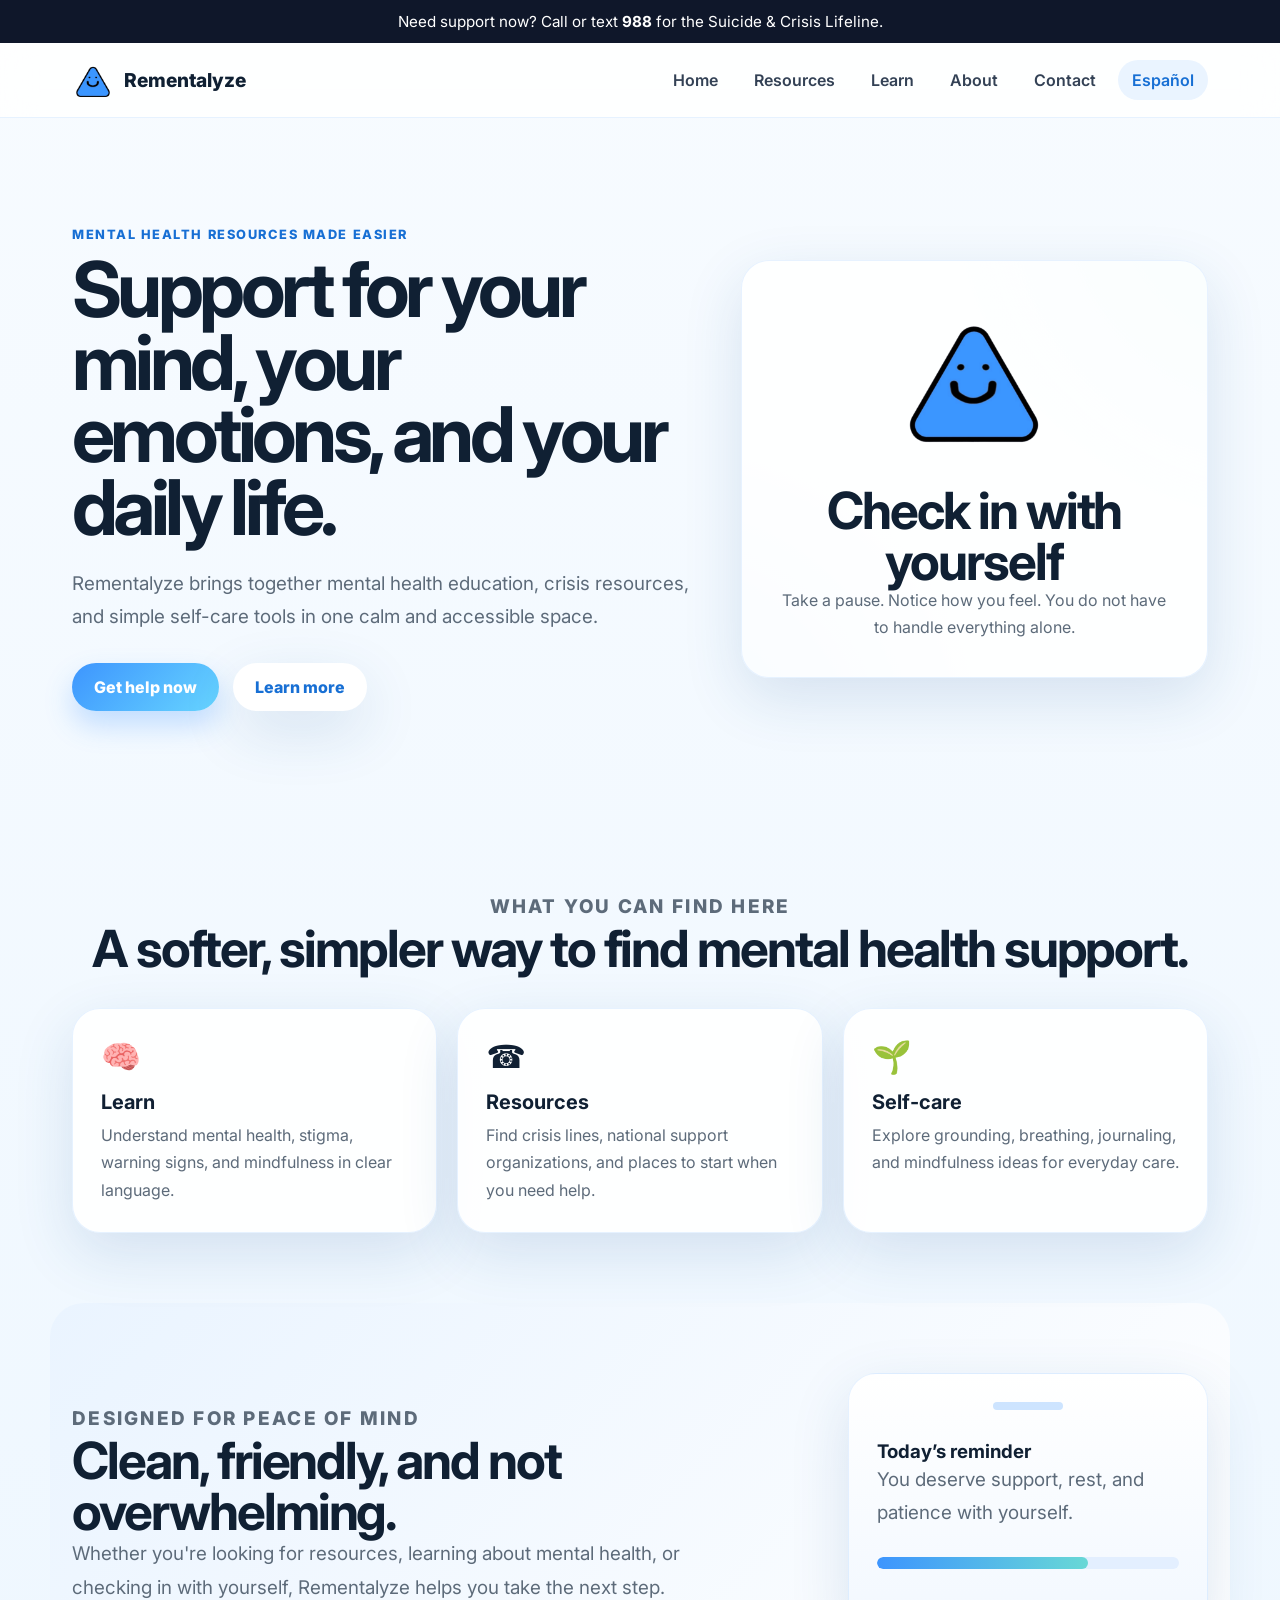
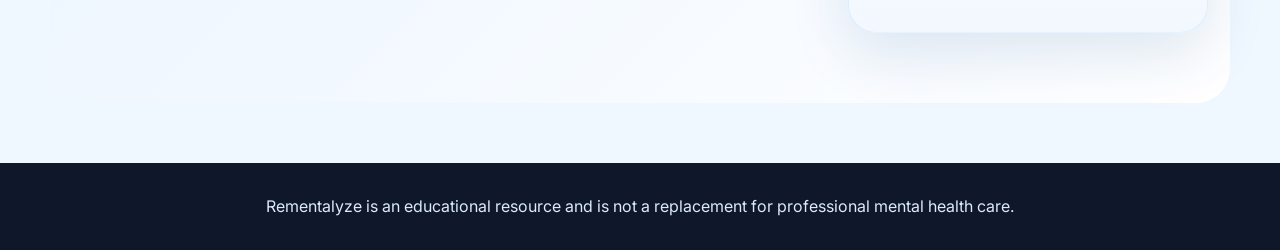
<file: index.html>
<!DOCTYPE html>
<html lang="en">
<head>
  <meta charset="utf-8" />
  <meta name="viewport" content="width=device-width, initial-scale=1" />
  <title>Rementalyze | Mental Health Support</title>
  <link rel="shortcut icon" type="image/png" href="assets/rementalyze.png" />
  <link rel="stylesheet" href="style.css" />
  <script src="script.js" defer></script>
</head>
<body>
  <a class="skip-link" href="#main">Skip to content</a>
  <div class="crisis-strip">Need support now? Call or text <strong>988</strong> for the Suicide & Crisis Lifeline.</div>
  <header class="site-header">
    <nav class="nav" aria-label="Main navigation">
      <a class="brand" href="index.html"><img src="assets/rementalyze.png" alt="Rementalyze logo"><span>Rementalyze</span></a>
      <button class="menu-toggle" aria-label="Open menu" onclick="myFunction()">☰</button>
      <div class="nav-links" id="myBar">
        <a href="index.html">Home</a>
        <a href="resources.html">Resources</a>
        <a href="learn.html">Learn</a>
        <a href="about.html">About</a>
        <a href="contact.html">Contact</a>
        <a class="nav-pill" href="spanish.html">Español</a>
      </div>
    </nav>
  </header>

  <main id="main">
    <section class="hero">
      <div class="hero-content">
        <p class="eyebrow">Mental health resources made easier</p>
        <h1>Support for your mind, your emotions, and your daily life.</h1>
        <p class="hero-copy">Rementalyze brings together mental health education, crisis resources, and simple self-care tools in one calm and accessible space.</p>
        <div class="hero-actions">
          <a class="btn primary" href="resources.html">Get help now</a>
          <a class="btn secondary" href="learn.html">Learn more</a>
        </div>
      </div>
      <div class="hero-card" aria-label="Wellness check card">
        <img src="assets/rementalyze.png" alt="Rementalyze smiling triangle icon" />
        <h2>Check in with yourself</h2>
        <p>Take a pause. Notice how you feel. You do not have to handle everything alone.</p>
      </div>
    </section>

    <section class="section cards-section">
      <div class="section-heading">
        <p class="eyebrow">What you can find here</p>
        <h2>A softer, simpler way to find mental health support.</h2>
      </div>
      <div class="feature-grid">
        <article class="feature-card"><span>🧠</span><h3>Learn</h3><p>Understand mental health, stigma, warning signs, and mindfulness in clear language.</p></article>
        <article class="feature-card"><span>☎️</span><h3>Resources</h3><p>Find crisis lines, national support organizations, and places to start when you need help.</p></article>
        <article class="feature-card"><span>🌱</span><h3>Self-care</h3><p>Explore grounding, breathing, journaling, and mindfulness ideas for everyday care.</p></article>
      </div>
    </section>

    <section class="section app-preview">
      <div>
        <p class="eyebrow">DESIGNED FOR PEACE OF MIND</p>
        <h2>Clean, friendly, and not overwhelming.</h2>
        <p>Whether you're looking for resources, learning about mental health, or checking in with yourself, Rementalyze helps you take the next step.</p>
      </div>
      <div class="phone-card">
        <div class="phone-top"></div>
        <h3>Today’s reminder</h3>
        <p>You deserve support, rest, and patience with yourself.</p>
        <div class="progress"><span></span></div>
      </div>
    </section>
  </main>

  <footer class="footer">
    <p>Rementalyze is an educational resource and is not a replacement for professional mental health care.</p>
  </footer>
</body>
</html>
</file>
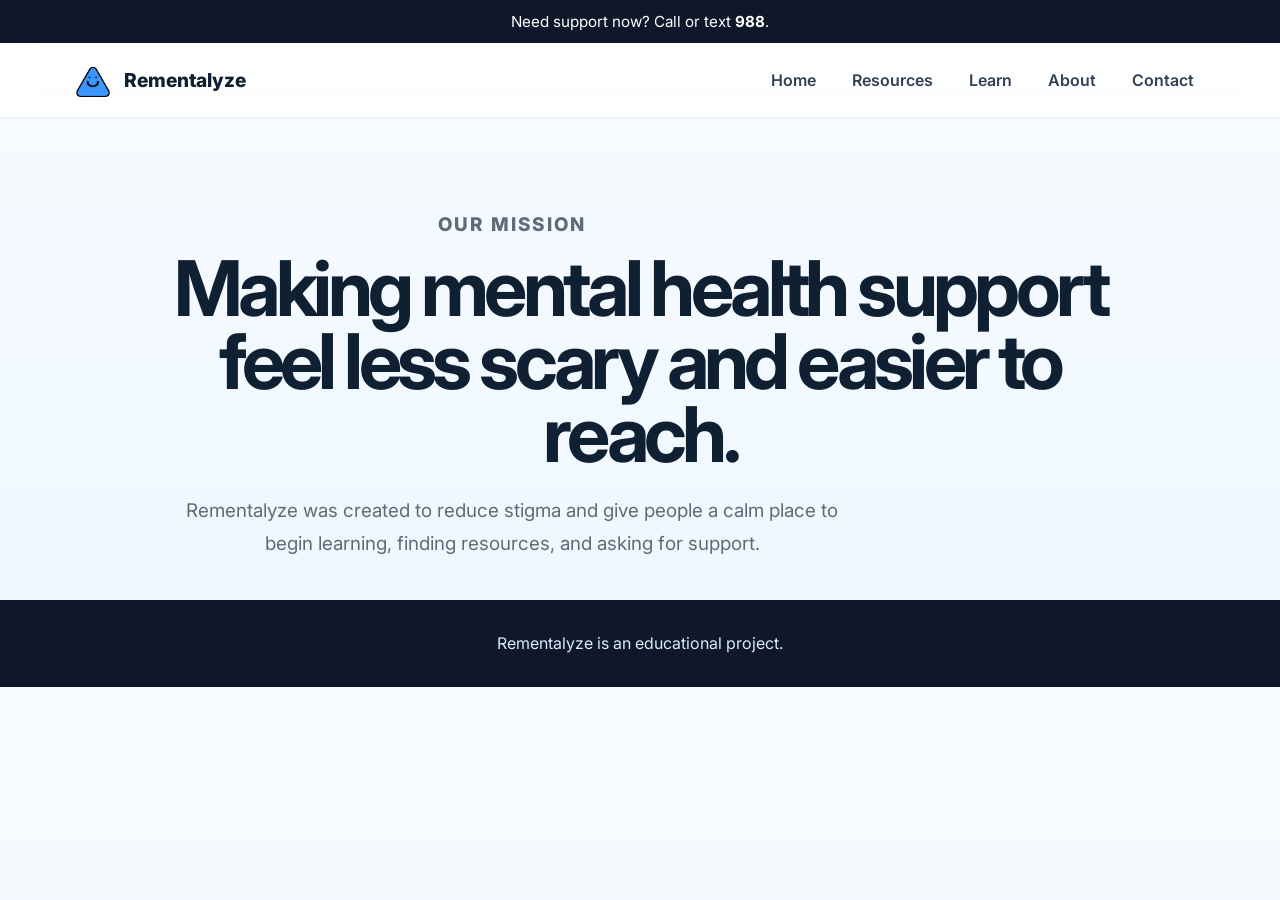
<file: about.html>
<!DOCTYPE html><html lang="en"><head><meta charset="utf-8"><meta name="viewport" content="width=device-width, initial-scale=1"><title>About | Rementalyze</title><link rel="shortcut icon" type="image/png" href="assets/rementalyze.png"><link rel="stylesheet" href="style.css"><script src="script.js" defer></script></head><body><div class="crisis-strip">Need support now? Call or text <strong>988</strong>.</div><header class="site-header"><nav class="nav"><a class="brand" href="index.html"><img src="assets/rementalyze.png" alt="Rementalyze logo"><span>Rementalyze</span></a><button class="menu-toggle" onclick="myFunction()">☰</button><div class="nav-links" id="myBar"><a href="index.html">Home</a><a href="resources.html">Resources</a><a href="learn.html">Learn</a><a href="about.html">About</a><a href="contact.html">Contact</a></div></nav></header><main><section class="page-hero compact"><p class="eyebrow">Our mission</p><h1>Making mental health support feel less scary and easier to reach.</h1><p>Rementalyze was created to reduce stigma and give people a calm place to begin learning, finding resources, and asking for support.</p></section></main><footer class="footer"><p>Rementalyze is an educational project.</p></footer></body></html>
</file>
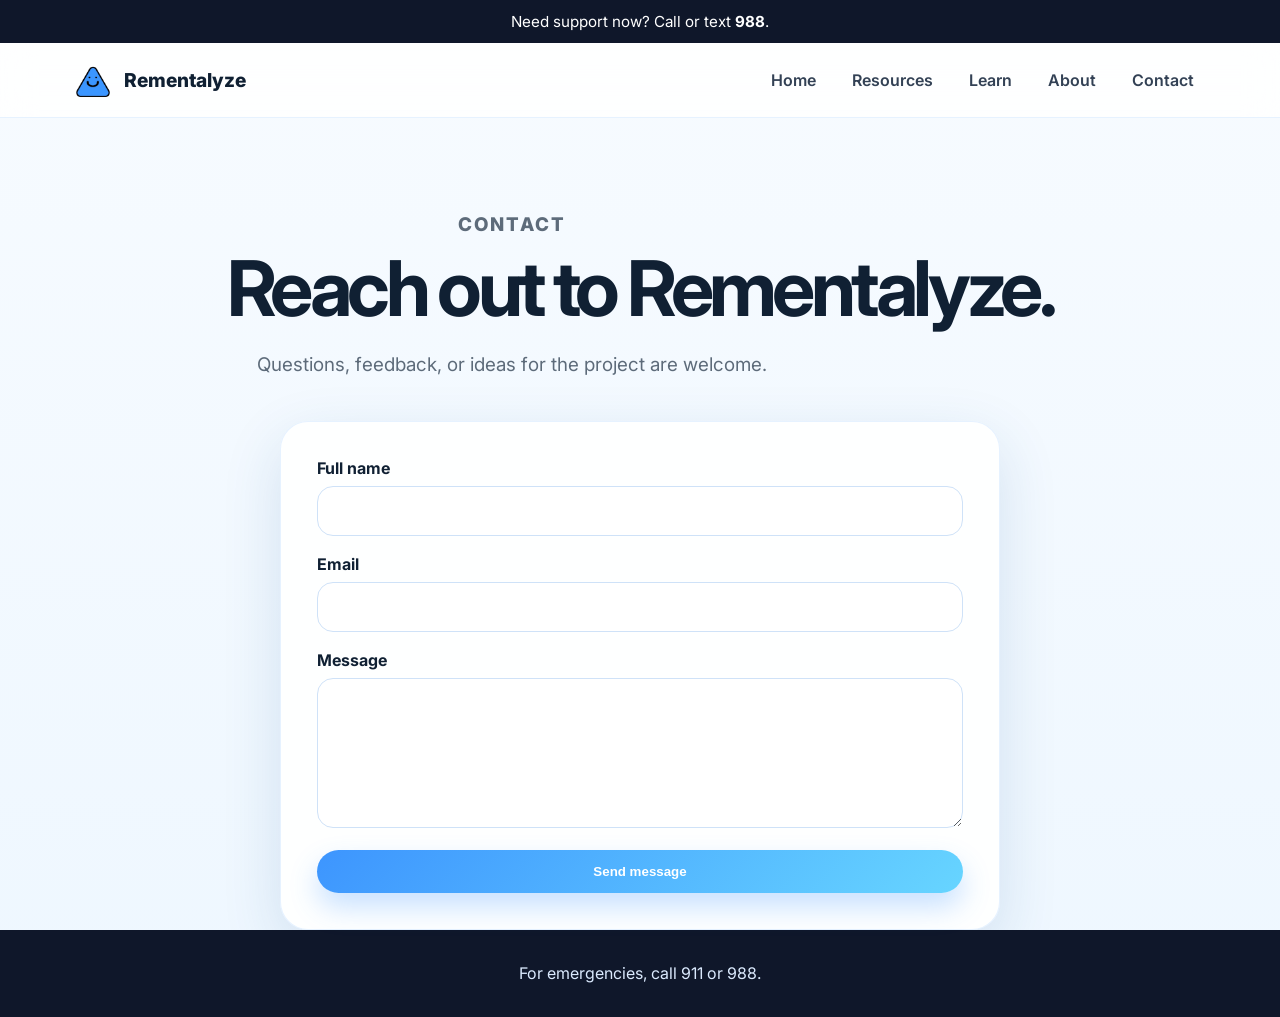
<file: contact.html>
<!DOCTYPE html><html lang="en"><head><meta charset="utf-8"><meta name="viewport" content="width=device-width, initial-scale=1"><title>Contact | Rementalyze</title><link rel="shortcut icon" type="image/png" href="assets/rementalyze.png"><link rel="stylesheet" href="style.css"><script src="script.js" defer></script></head><body><div class="crisis-strip">Need support now? Call or text <strong>988</strong>.</div><header class="site-header"><nav class="nav"><a class="brand" href="index.html"><img src="assets/rementalyze.png" alt="Rementalyze logo"><span>Rementalyze</span></a><button class="menu-toggle" onclick="myFunction()">☰</button><div class="nav-links" id="myBar"><a href="index.html">Home</a><a href="resources.html">Resources</a><a href="learn.html">Learn</a><a href="about.html">About</a><a href="contact.html">Contact</a></div></nav></header><main><section class="page-hero compact"><p class="eyebrow">Contact</p><h1>Reach out to Rementalyze.</h1><p>Questions, feedback, or ideas for the project are welcome.</p></section><section class="section contact-card"><form><label>Full name<input type="text" required></label><label>Email<input type="email" required></label><label>Message<textarea required></textarea></label><button class="btn primary" type="submit">Send message</button></form></section></main><footer class="footer"><p>For emergencies, call 911 or 988.</p></footer></body></html>
</file>
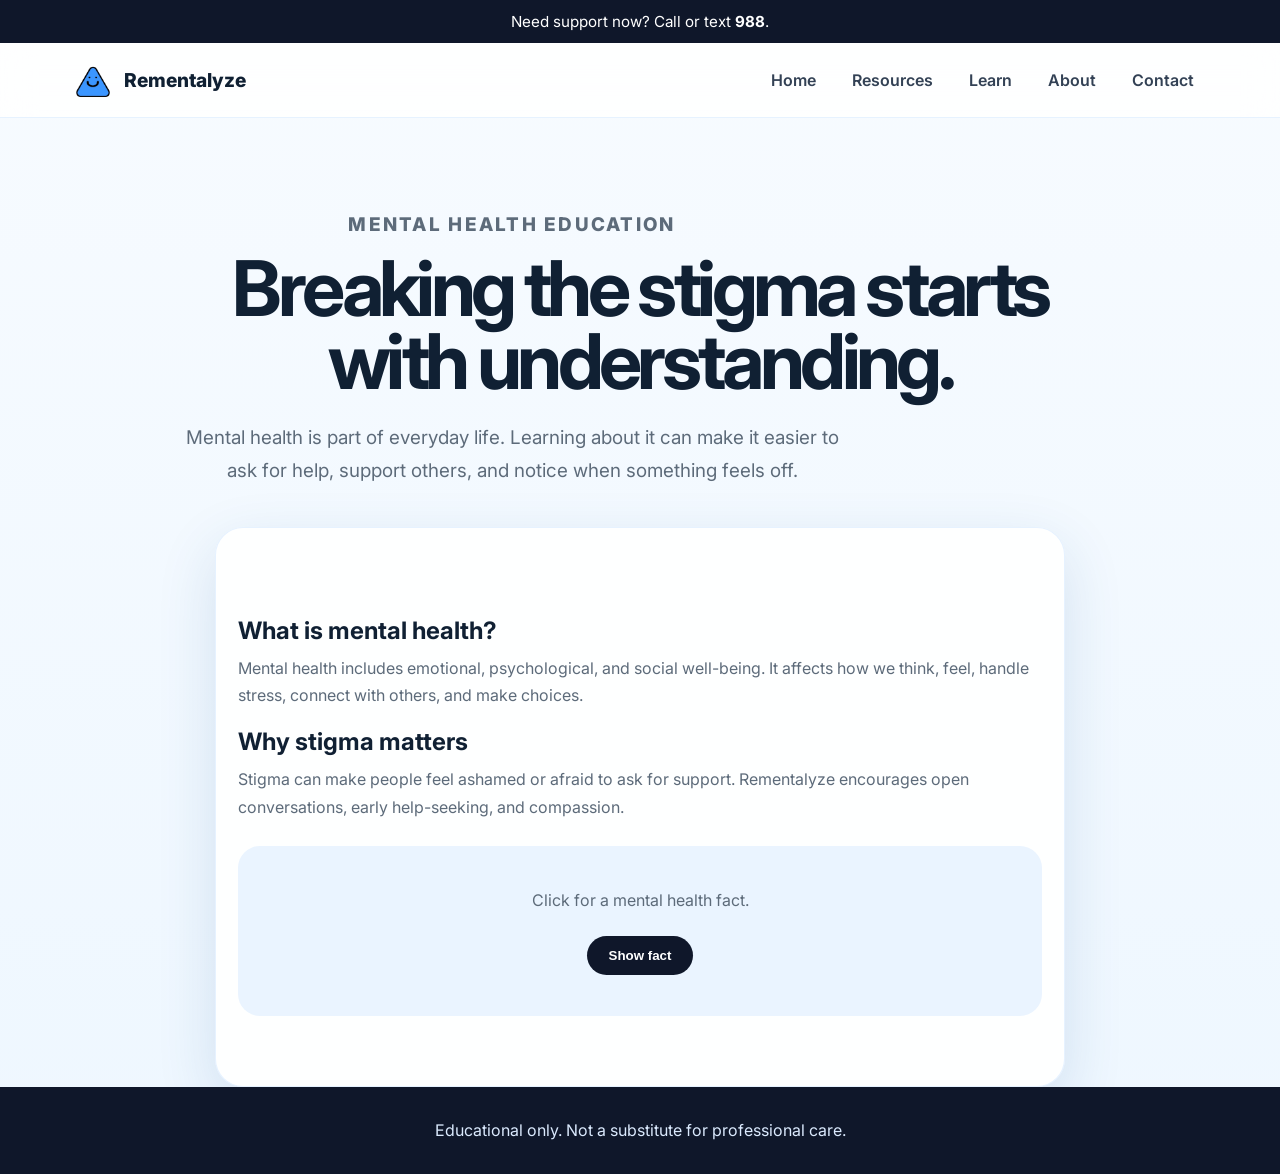
<file: learn.html>
<!DOCTYPE html>
<html lang="en"><head><meta charset="utf-8"><meta name="viewport" content="width=device-width, initial-scale=1"><title>Learn | Rementalyze</title><link rel="shortcut icon" type="image/png" href="assets/rementalyze.png"><link rel="stylesheet" href="style.css"><script src="script.js" defer></script></head><body><div class="crisis-strip">Need support now? Call or text <strong>988</strong>.</div><header class="site-header"><nav class="nav"><a class="brand" href="index.html"><img src="assets/rementalyze.png" alt="Rementalyze logo"><span>Rementalyze</span></a><button class="menu-toggle" onclick="myFunction()">☰</button><div class="nav-links" id="myBar"><a href="index.html">Home</a><a href="resources.html">Resources</a><a href="learn.html">Learn</a><a href="about.html">About</a><a href="contact.html">Contact</a></div></nav></header><main><section class="page-hero compact"><p class="eyebrow">Mental health education</p><h1>Breaking the stigma starts with understanding.</h1><p>Mental health is part of everyday life. Learning about it can make it easier to ask for help, support others, and notice when something feels off.</p></section><section class="section article-card"><h2>What is mental health?</h2><p>Mental health includes emotional, psychological, and social well-being. It affects how we think, feel, handle stress, connect with others, and make choices.</p><h2>Why stigma matters</h2><p>Stigma can make people feel ashamed or afraid to ask for support. Rementalyze encourages open conversations, early help-seeking, and compassion.</p><div class="fact-gen"><p id="fact">Click for a mental health fact.</p><button id="factBtn">Show fact</button></div></section></main><footer class="footer"><p>Educational only. Not a substitute for professional care.</p></footer></body></html>
</file>
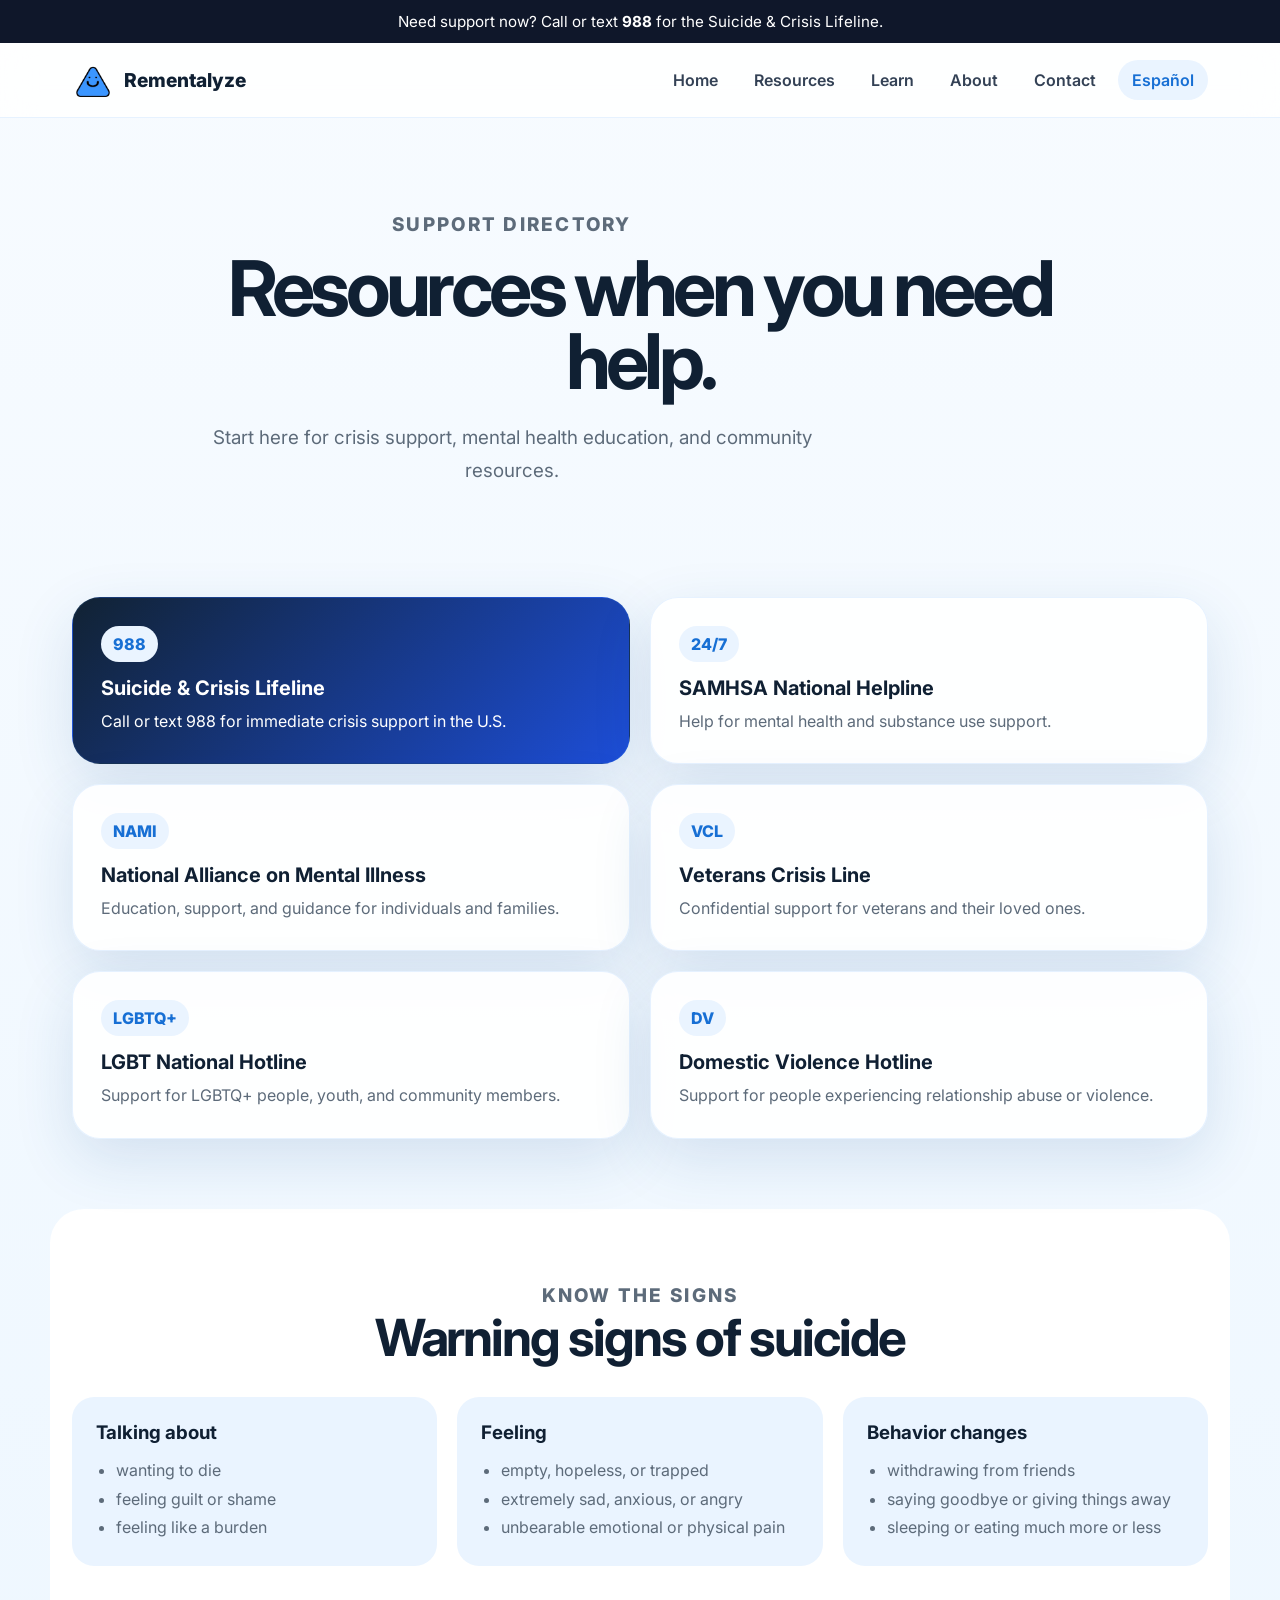
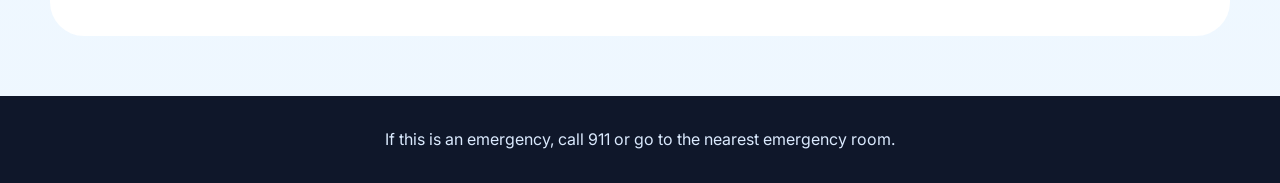
<file: resources.html>
<!DOCTYPE html>
<html lang="en">
<head>
  <meta charset="utf-8" />
  <meta name="viewport" content="width=device-width, initial-scale=1" />
  <title>Resources | Rementalyze</title>
  <link rel="shortcut icon" type="image/png" href="assets/rementalyze.png" />
  <link rel="stylesheet" href="style.css" />
  <script src="script.js" defer></script>
</head>
<body>
  <div class="crisis-strip">Need support now? Call or text <strong>988</strong> for the Suicide & Crisis Lifeline.</div>
  <header class="site-header"><nav class="nav"><a class="brand" href="index.html"><img src="assets/rementalyze.png" alt="Rementalyze logo"><span>Rementalyze</span></a><button class="menu-toggle" onclick="myFunction()">☰</button><div class="nav-links" id="myBar"><a href="index.html">Home</a><a href="resources.html">Resources</a><a href="learn.html">Learn</a><a href="about.html">About</a><a href="contact.html">Contact</a><a class="nav-pill" href="sp-resources.html">Español</a></div></nav></header>
  <main>
    <section class="page-hero compact"><p class="eyebrow">Support directory</p><h1>Resources when you need help.</h1><p>Start here for crisis support, mental health education, and community resources.</p></section>
    <section class="section">
      <div class="resource-grid">
        <a class="resource-card urgent" href="https://988lifeline.org/"><span>988</span><h2>Suicide & Crisis Lifeline</h2><p>Call or text 988 for immediate crisis support in the U.S.</p></a>
        <a class="resource-card" href="https://www.samhsa.gov/find-help/national-helpline"><span>24/7</span><h2>SAMHSA National Helpline</h2><p>Help for mental health and substance use support.</p></a>
        <a class="resource-card" href="https://nami.org/help"><span>NAMI</span><h2>National Alliance on Mental Illness</h2><p>Education, support, and guidance for individuals and families.</p></a>
        <a class="resource-card" href="https://www.veteranscrisisline.net/"><span>VCL</span><h2>Veterans Crisis Line</h2><p>Confidential support for veterans and their loved ones.</p></a>
        <a class="resource-card" href="https://www.lgbthotline.org/national-hotline.html"><span>LGBTQ+</span><h2>LGBT National Hotline</h2><p>Support for LGBTQ+ people, youth, and community members.</p></a>
        <a class="resource-card" href="https://www.thehotline.org/"><span>DV</span><h2>Domestic Violence Hotline</h2><p>Support for people experiencing relationship abuse or violence.</p></a>
      </div>
    </section>
    <section class="section warning-section"><div class="section-heading"><p class="eyebrow">Know the signs</p><h2>Warning signs of suicide</h2></div><div class="info-grid"><div><h3>Talking about</h3><ul><li>wanting to die</li><li>feeling guilt or shame</li><li>feeling like a burden</li></ul></div><div><h3>Feeling</h3><ul><li>empty, hopeless, or trapped</li><li>extremely sad, anxious, or angry</li><li>unbearable emotional or physical pain</li></ul></div><div><h3>Behavior changes</h3><ul><li>withdrawing from friends</li><li>saying goodbye or giving things away</li><li>sleeping or eating much more or less</li></ul></div></div></section>
  </main>
  <footer class="footer"><p>If this is an emergency, call 911 or go to the nearest emergency room.</p></footer>
</body>
</html>
</file>
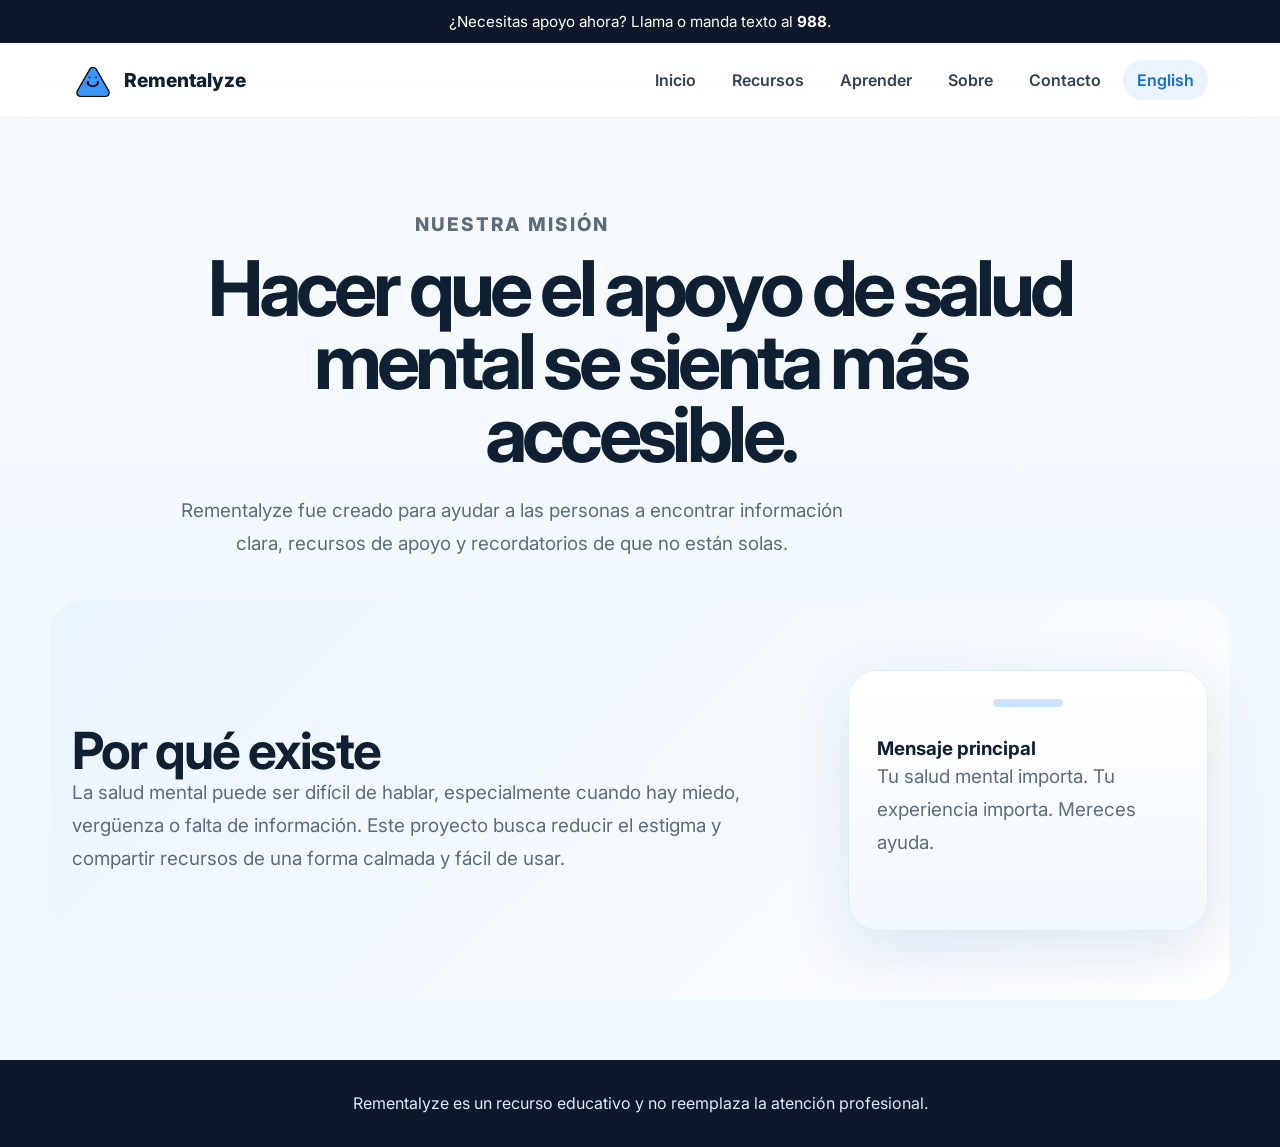
<file: sp-about.html>
<!DOCTYPE html>
<html lang="es"><head><meta charset="utf-8" /><meta name="viewport" content="width=device-width, initial-scale=1" /><title>Sobre Rementalyze</title><link rel="shortcut icon" type="image/png" href="assets/rementalyze.png" /><link rel="stylesheet" href="style.css" /><script src="script.js" defer></script></head>
<body><a class="skip-link" href="#main">Saltar al contenido</a><div class="crisis-strip">¿Necesitas apoyo ahora? Llama o manda texto al <strong>988</strong>.</div><header class="site-header"><nav class="nav"><a class="brand" href="spanish.html"><img src="assets/rementalyze.png" alt="Logo de Rementalyze"><span>Rementalyze</span></a><button class="menu-toggle" aria-label="Abrir menú" onclick="myFunction()">☰</button><div class="nav-links" id="myBar"><a href="spanish.html">Inicio</a>
        <a href="sp-resources.html">Recursos</a>
        <a href="sp-learn.html">Aprender</a>
        <a href="sp-about.html">Sobre</a>
        <a href="sp-contact.html">Contacto</a><a class="nav-pill" href="about.html">English</a></div></nav></header>
<main id="main"><section class="page-hero"><p class="eyebrow">Nuestra misión</p><h1>Hacer que el apoyo de salud mental se sienta más accesible.</h1><p>Rementalyze fue creado para ayudar a las personas a encontrar información clara, recursos de apoyo y recordatorios de que no están solas.</p></section><section class="section app-preview"><div><h2>Por qué existe</h2><p>La salud mental puede ser difícil de hablar, especialmente cuando hay miedo, vergüenza o falta de información. Este proyecto busca reducir el estigma y compartir recursos de una forma calmada y fácil de usar.</p></div><div class="phone-card"><div class="phone-top"></div><h3>Mensaje principal</h3><p>Tu salud mental importa. Tu experiencia importa. Mereces ayuda.</p></div></section></main><footer class="footer"><p>Rementalyze es un recurso educativo y no reemplaza la atención profesional.</p></footer></body></html>
</file>
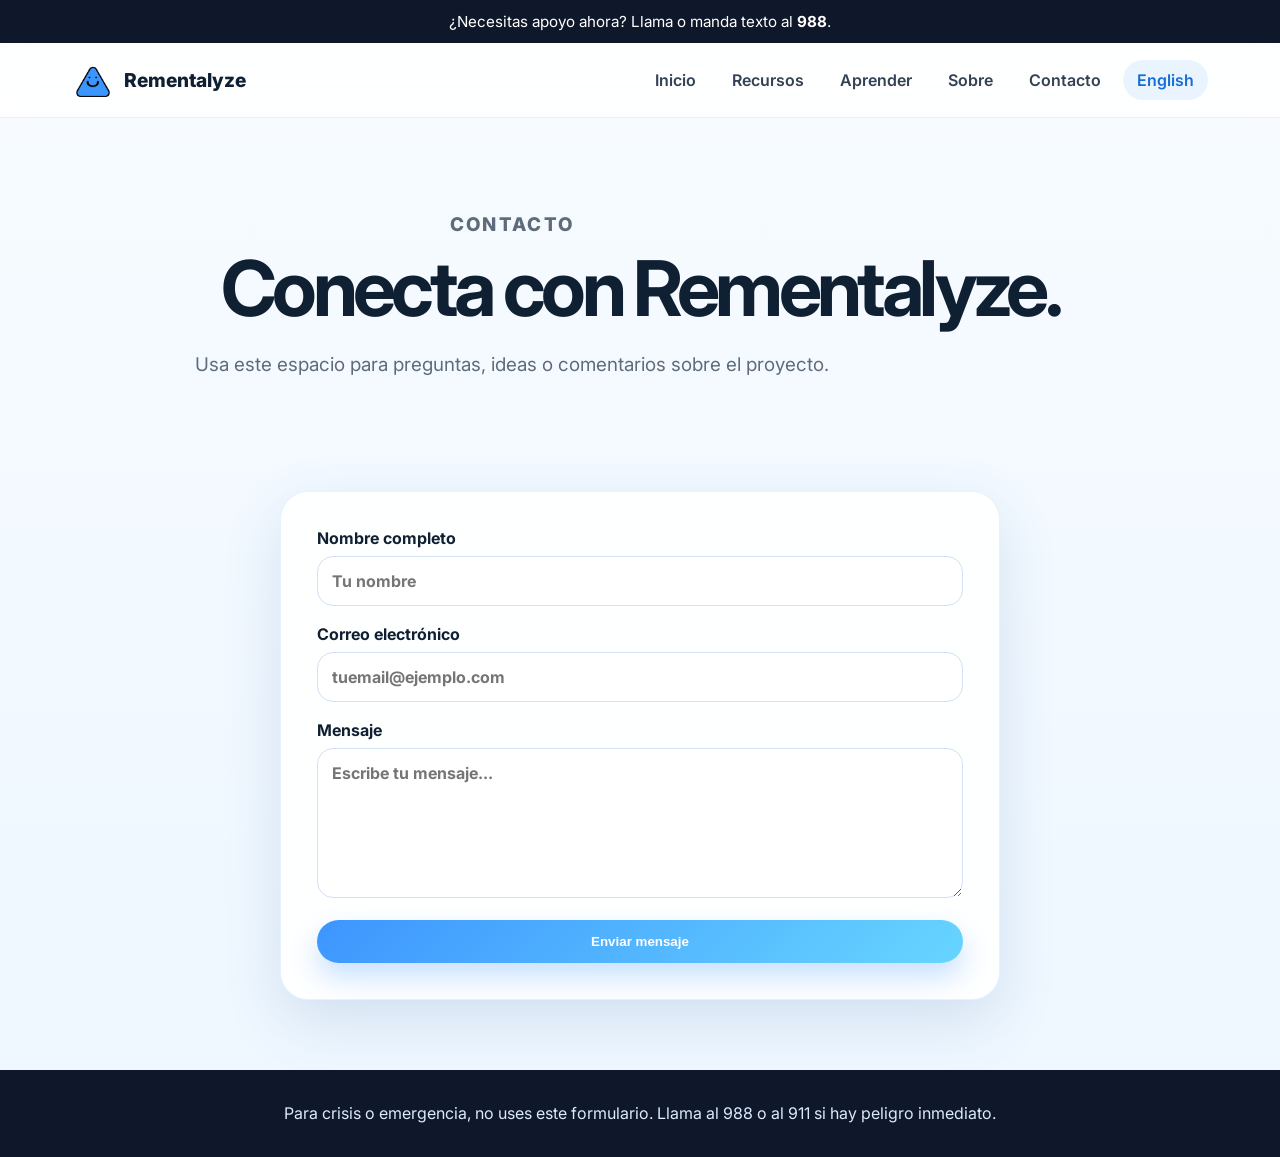
<file: sp-contact.html>
<!DOCTYPE html>
<html lang="es"><head><meta charset="utf-8" /><meta name="viewport" content="width=device-width, initial-scale=1" /><title>Contacto | Rementalyze</title><link rel="shortcut icon" type="image/png" href="assets/rementalyze.png" /><link rel="stylesheet" href="style.css" /><script src="script.js" defer></script></head>
<body><a class="skip-link" href="#main">Saltar al contenido</a><div class="crisis-strip">¿Necesitas apoyo ahora? Llama o manda texto al <strong>988</strong>.</div><header class="site-header"><nav class="nav"><a class="brand" href="spanish.html"><img src="assets/rementalyze.png" alt="Logo de Rementalyze"><span>Rementalyze</span></a><button class="menu-toggle" aria-label="Abrir menú" onclick="myFunction()">☰</button><div class="nav-links" id="myBar"><a href="spanish.html">Inicio</a>
        <a href="sp-resources.html">Recursos</a>
        <a href="sp-learn.html">Aprender</a>
        <a href="sp-about.html">Sobre</a>
        <a href="sp-contact.html">Contacto</a><a class="nav-pill" href="contact.html">English</a></div></nav></header>
<main id="main"><section class="page-hero"><p class="eyebrow">Contacto</p><h1>Conecta con Rementalyze.</h1><p>Usa este espacio para preguntas, ideas o comentarios sobre el proyecto.</p></section><section class="section"><div class="contact-card feature-card"><form><label>Nombre completo<input type="text" name="name" placeholder="Tu nombre"></label><label>Correo electrónico<input type="email" name="email" placeholder="tuemail@ejemplo.com"></label><label>Mensaje<textarea name="message" placeholder="Escribe tu mensaje..."></textarea></label><button class="btn primary" type="submit">Enviar mensaje</button></form></div></section></main><footer class="footer"><p>Para crisis o emergencia, no uses este formulario. Llama al 988 o al 911 si hay peligro inmediato.</p></footer></body></html>
</file>
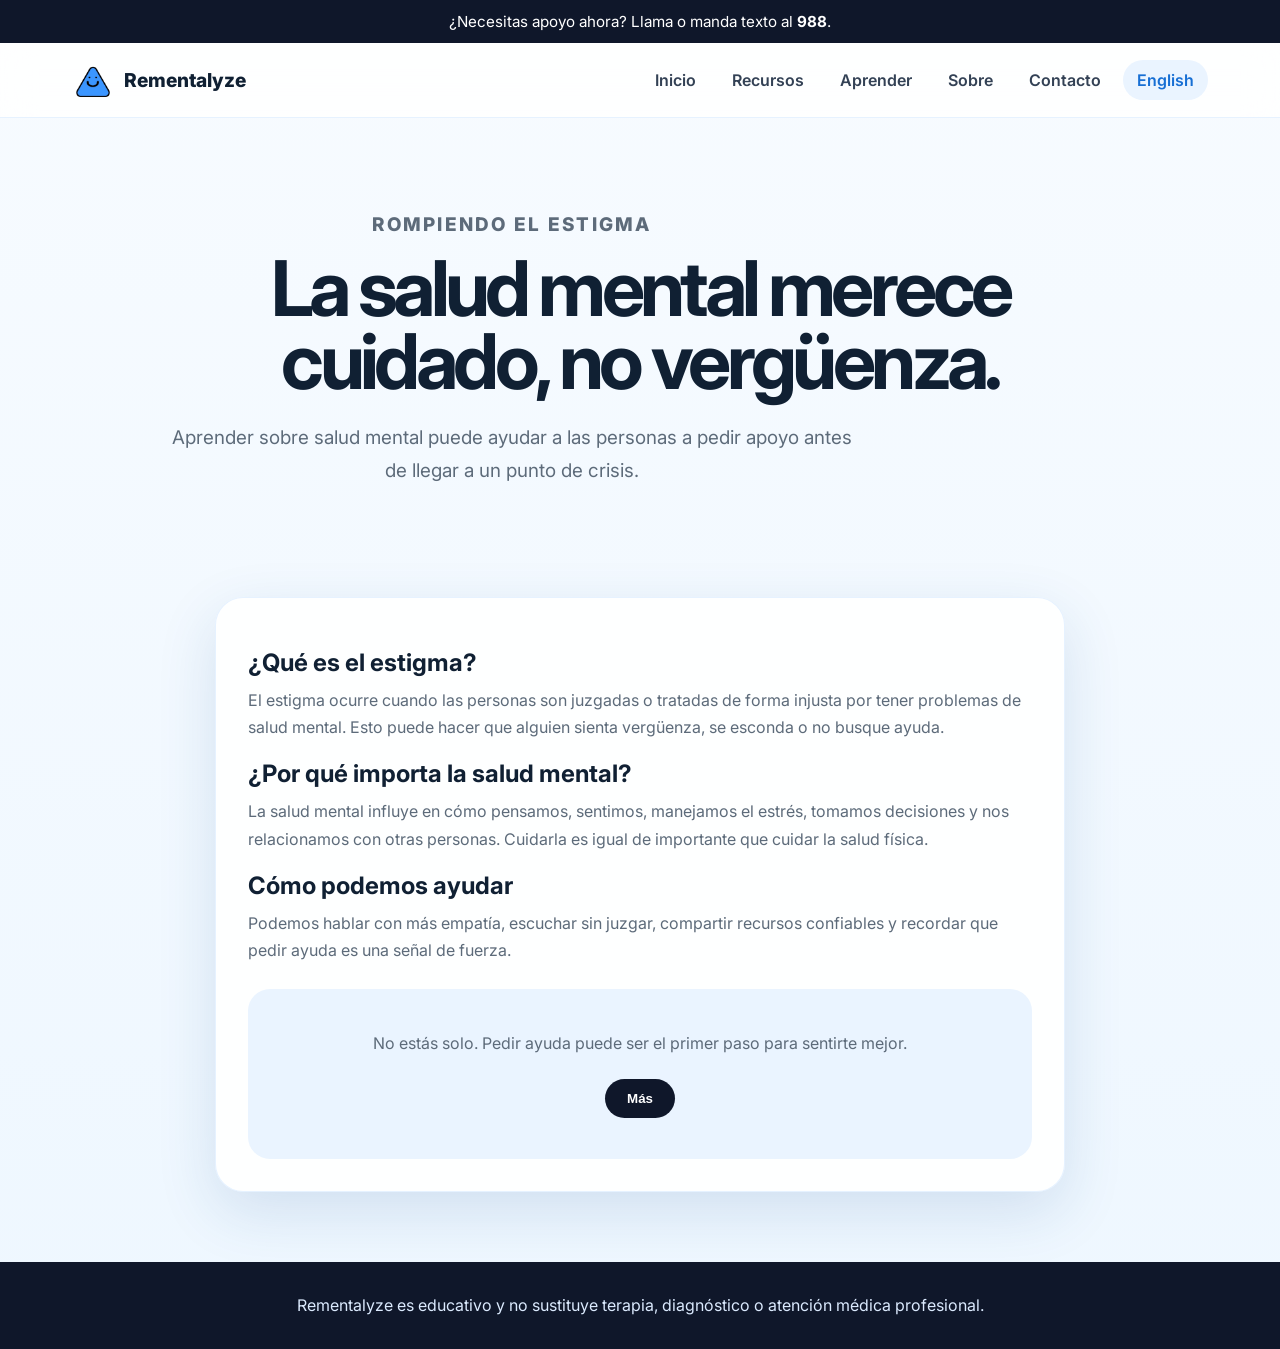
<file: sp-learn.html>
<!DOCTYPE html>
<html lang="es"><head><meta charset="utf-8" /><meta name="viewport" content="width=device-width, initial-scale=1" /><title>Aprender | Rementalyze</title><link rel="shortcut icon" type="image/png" href="assets/rementalyze.png" /><link rel="stylesheet" href="style.css" /><script src="script.js" defer></script></head>
<body><a class="skip-link" href="#main">Saltar al contenido</a><div class="crisis-strip">¿Necesitas apoyo ahora? Llama o manda texto al <strong>988</strong>.</div><header class="site-header"><nav class="nav"><a class="brand" href="spanish.html"><img src="assets/rementalyze.png" alt="Logo de Rementalyze"><span>Rementalyze</span></a><button class="menu-toggle" aria-label="Abrir menú" onclick="myFunction()">☰</button><div class="nav-links" id="myBar"><a href="spanish.html">Inicio</a>
        <a href="sp-resources.html">Recursos</a>
        <a href="sp-learn.html">Aprender</a>
        <a href="sp-about.html">Sobre</a>
        <a href="sp-contact.html">Contacto</a><a class="nav-pill" href="learn.html">English</a></div></nav></header>
<main id="main"><section class="page-hero"><p class="eyebrow">Rompiendo el estigma</p><h1>La salud mental merece cuidado, no vergüenza.</h1><p>Aprender sobre salud mental puede ayudar a las personas a pedir apoyo antes de llegar a un punto de crisis.</p></section><section class="section"><article class="article-card feature-card"><h2>¿Qué es el estigma?</h2><p>El estigma ocurre cuando las personas son juzgadas o tratadas de forma injusta por tener problemas de salud mental. Esto puede hacer que alguien sienta vergüenza, se esconda o no busque ayuda.</p><h2>¿Por qué importa la salud mental?</h2><p>La salud mental influye en cómo pensamos, sentimos, manejamos el estrés, tomamos decisiones y nos relacionamos con otras personas. Cuidarla es igual de importante que cuidar la salud física.</p><h2>Cómo podemos ayudar</h2><p>Podemos hablar con más empatía, escuchar sin juzgar, compartir recursos confiables y recordar que pedir ayuda es una señal de fuerza.</p><div class="fact-gen"><p id="fact">No estás solo. Pedir ayuda puede ser el primer paso para sentirte mejor.</p><button id="factBtn">Más</button></div></article></section></main><footer class="footer"><p>Rementalyze es educativo y no sustituye terapia, diagnóstico o atención médica profesional.</p></footer></body></html>
</file>
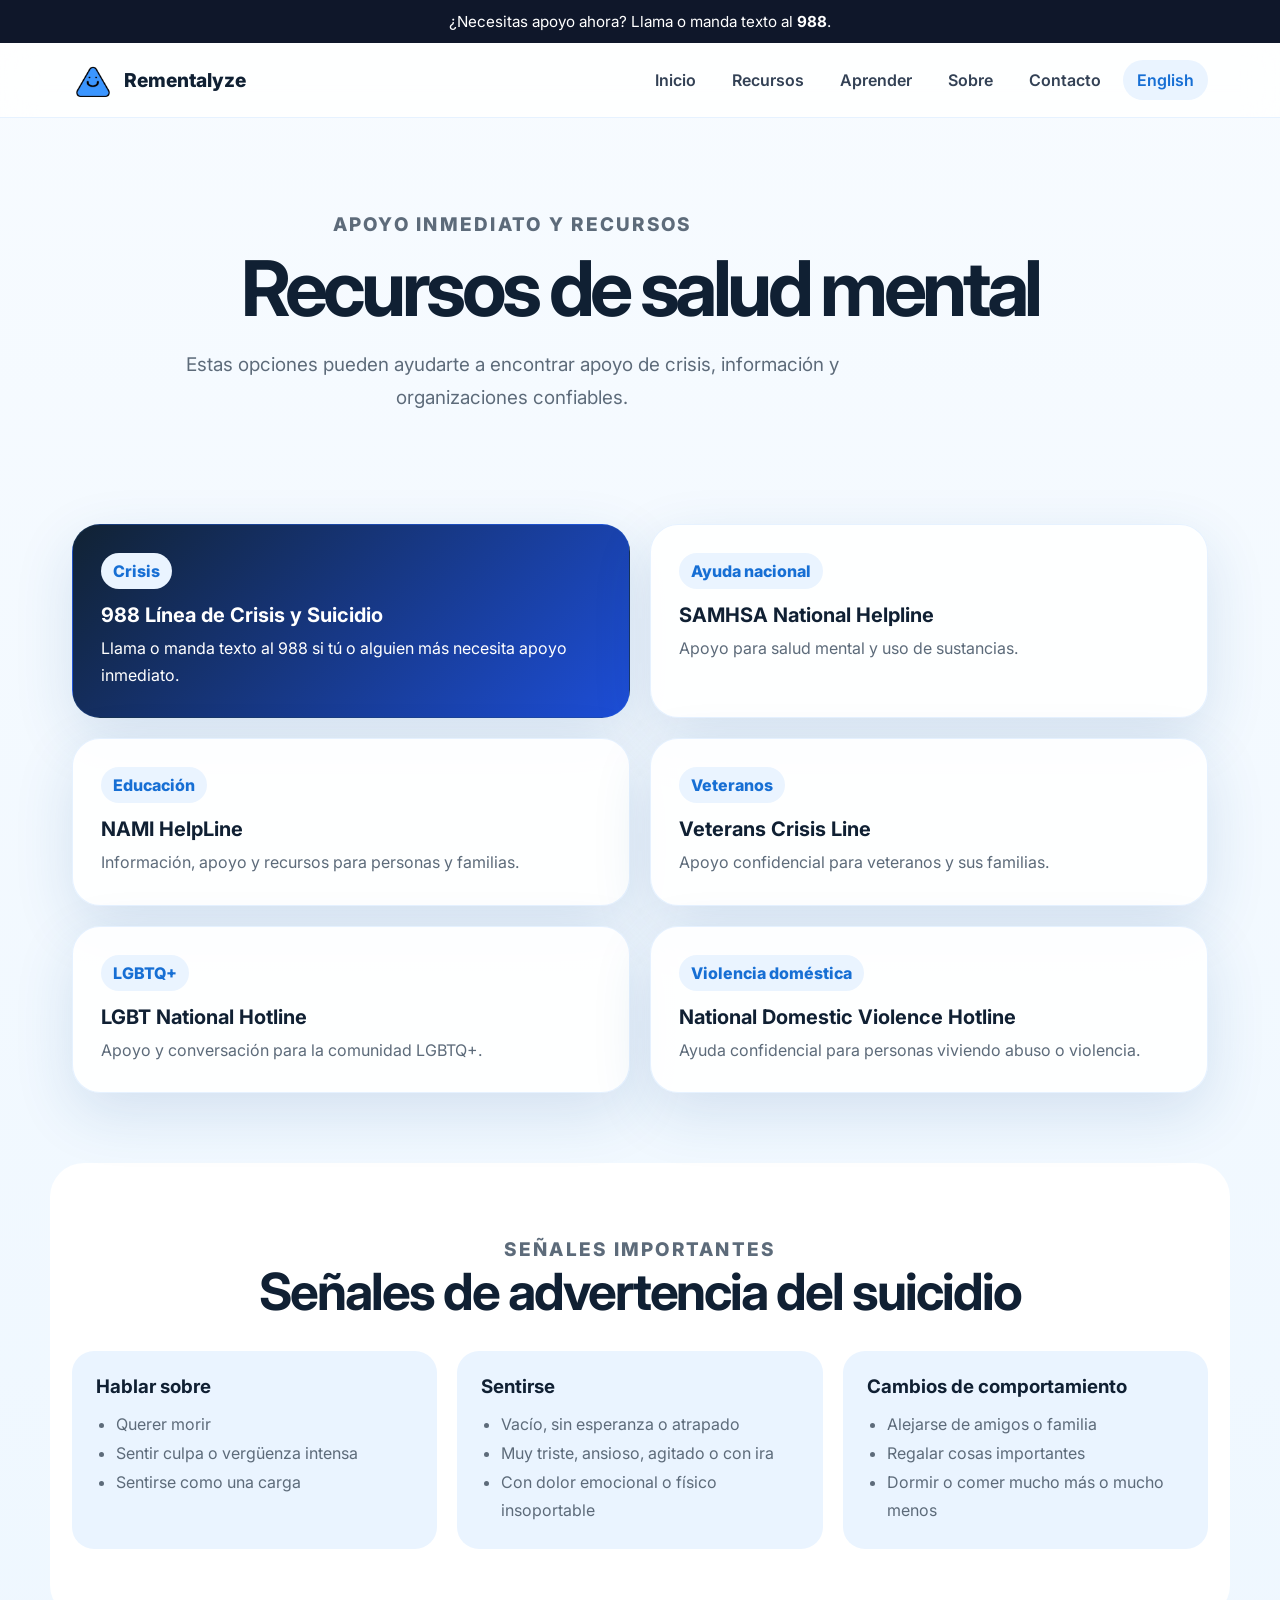
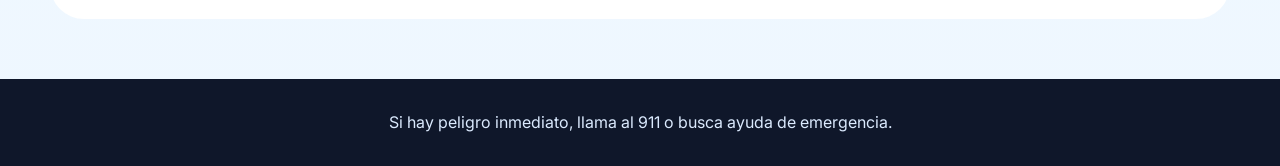
<file: sp-resources.html>
<!DOCTYPE html>
<html lang="es"><head><meta charset="utf-8" /><meta name="viewport" content="width=device-width, initial-scale=1" /><title>Recursos | Rementalyze</title><link rel="shortcut icon" type="image/png" href="assets/rementalyze.png" /><link rel="stylesheet" href="style.css" /><script src="script.js" defer></script></head>
<body><a class="skip-link" href="#main">Saltar al contenido</a><div class="crisis-strip">¿Necesitas apoyo ahora? Llama o manda texto al <strong>988</strong>.</div><header class="site-header"><nav class="nav" aria-label="Navegación principal"><a class="brand" href="spanish.html"><img src="assets/rementalyze.png" alt="Logo de Rementalyze"><span>Rementalyze</span></a><button class="menu-toggle" aria-label="Abrir menú" onclick="myFunction()">☰</button><div class="nav-links" id="myBar"><a href="spanish.html">Inicio</a>
        <a href="sp-resources.html">Recursos</a>
        <a href="sp-learn.html">Aprender</a>
        <a href="sp-about.html">Sobre</a>
        <a href="sp-contact.html">Contacto</a><a class="nav-pill" href="resources.html">English</a></div></nav></header>
<main id="main"><section class="page-hero"><p class="eyebrow">Apoyo inmediato y recursos</p><h1>Recursos de salud mental</h1><p>Estas opciones pueden ayudarte a encontrar apoyo de crisis, información y organizaciones confiables.</p></section>
<section class="section resource-grid">
<a class="resource-card urgent" href="https://988lifeline.org/"><span>Crisis</span><h2>988 Línea de Crisis y Suicidio</h2><p>Llama o manda texto al 988 si tú o alguien más necesita apoyo inmediato.</p></a>
<a class="resource-card" href="https://www.samhsa.gov/find-help/national-helpline"><span>Ayuda nacional</span><h2>SAMHSA National Helpline</h2><p>Apoyo para salud mental y uso de sustancias.</p></a>
<a class="resource-card" href="https://nami.org/help"><span>Educación</span><h2>NAMI HelpLine</h2><p>Información, apoyo y recursos para personas y familias.</p></a>
<a class="resource-card" href="https://www.veteranscrisisline.net/"><span>Veteranos</span><h2>Veterans Crisis Line</h2><p>Apoyo confidencial para veteranos y sus familias.</p></a>
<a class="resource-card" href="https://www.lgbthotline.org/national-hotline.html"><span>LGBTQ+</span><h2>LGBT National Hotline</h2><p>Apoyo y conversación para la comunidad LGBTQ+.</p></a>
<a class="resource-card" href="https://www.thehotline.org/"><span>Violencia doméstica</span><h2>National Domestic Violence Hotline</h2><p>Ayuda confidencial para personas viviendo abuso o violencia.</p></a>
</section>
<section class="section warning-section"><div class="section-heading"><p class="eyebrow">Señales importantes</p><h2>Señales de advertencia del suicidio</h2></div><div class="info-grid"><div><h3>Hablar sobre</h3><ul><li>Querer morir</li><li>Sentir culpa o vergüenza intensa</li><li>Sentirse como una carga</li></ul></div><div><h3>Sentirse</h3><ul><li>Vacío, sin esperanza o atrapado</li><li>Muy triste, ansioso, agitado o con ira</li><li>Con dolor emocional o físico insoportable</li></ul></div><div><h3>Cambios de comportamiento</h3><ul><li>Alejarse de amigos o familia</li><li>Regalar cosas importantes</li><li>Dormir o comer mucho más o mucho menos</li></ul></div></div></section></main><footer class="footer"><p>Si hay peligro inmediato, llama al 911 o busca ayuda de emergencia.</p></footer></body></html>
</file>
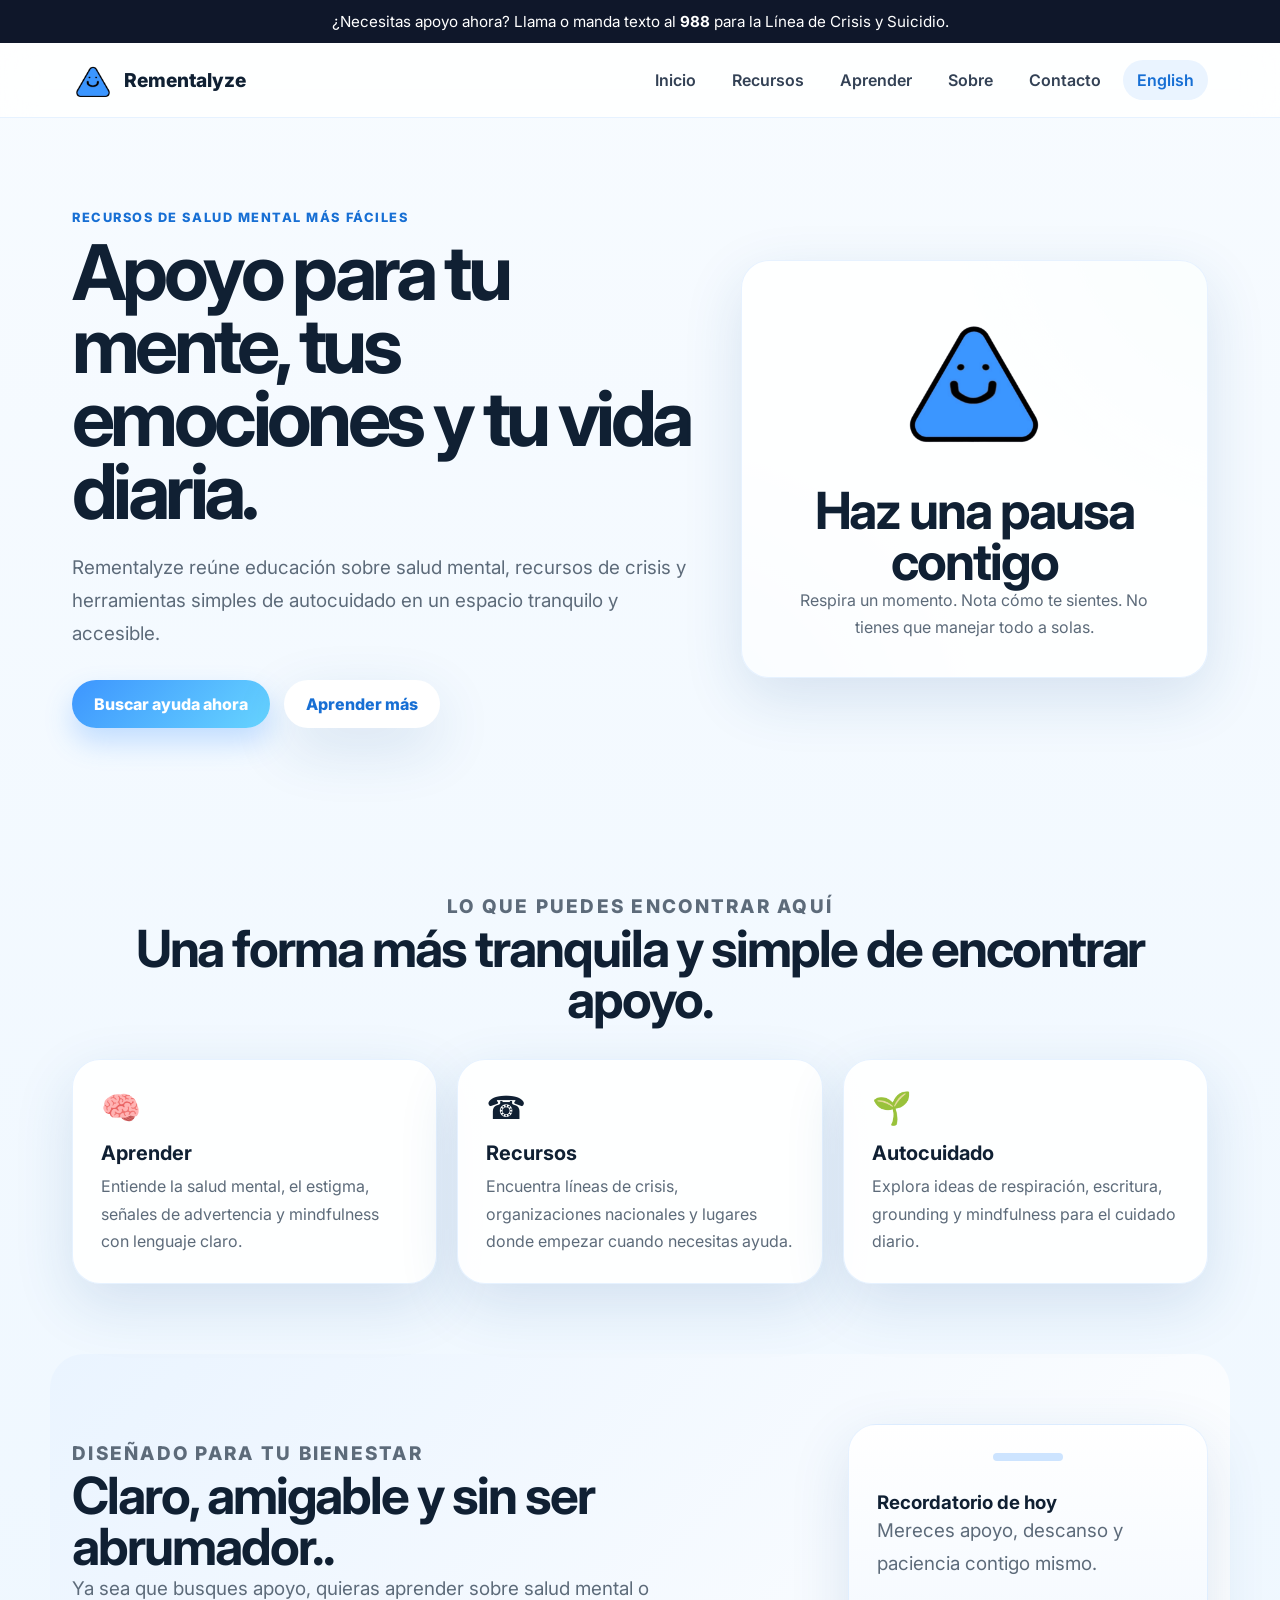
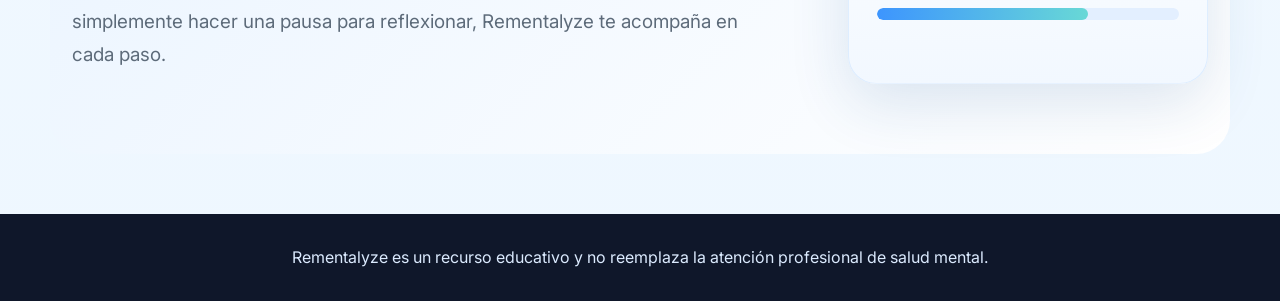
<file: spanish.html>
<!DOCTYPE html>
<html lang="es">
<head>
  <meta charset="utf-8" />
  <meta name="viewport" content="width=device-width, initial-scale=1" />
  <title>Rementalyze | Apoyo para la salud mental</title>
  <link rel="shortcut icon" type="image/png" href="assets/rementalyze.png" />
  <link rel="stylesheet" href="style.css" />
  <script src="script.js" defer></script>
</head>
<body>
  <a class="skip-link" href="#main">Saltar al contenido</a>
  <div class="crisis-strip">¿Necesitas apoyo ahora? Llama o manda texto al <strong>988</strong> para la Línea de Crisis y Suicidio.</div>
  <header class="site-header">
    <nav class="nav" aria-label="Navegación principal">
      <a class="brand" href="spanish.html"><img src="assets/rementalyze.png" alt="Logo de Rementalyze"><span>Rementalyze</span></a>
      <button class="menu-toggle" aria-label="Abrir menú" onclick="myFunction()">☰</button>
      <div class="nav-links" id="myBar">
        <a href="spanish.html">Inicio</a>
        <a href="sp-resources.html">Recursos</a>
        <a href="sp-learn.html">Aprender</a>
        <a href="sp-about.html">Sobre</a>
        <a href="sp-contact.html">Contacto</a>
        <a class="nav-pill" href="index.html">English</a>
      </div>
    </nav>
  </header>

  <main id="main">
    <section class="hero">
      <div class="hero-content">
        <p class="eyebrow">Recursos de salud mental más fáciles</p>
        <h1>Apoyo para tu mente, tus emociones y tu vida diaria.</h1>
        <p class="hero-copy">Rementalyze reúne educación sobre salud mental, recursos de crisis y herramientas simples de autocuidado en un espacio tranquilo y accesible.</p>
        <div class="hero-actions">
          <a class="btn primary" href="sp-resources.html">Buscar ayuda ahora</a>
          <a class="btn secondary" href="sp-learn.html">Aprender más</a>
        </div>
      </div>
      <div class="hero-card" aria-label="Tarjeta de bienestar">
        <img src="assets/rementalyze.png" alt="Icono triangular sonriente de Rementalyze" />
        <h2>Haz una pausa contigo</h2>
        <p>Respira un momento. Nota cómo te sientes. No tienes que manejar todo a solas.</p>
      </div>
    </section>

    <section class="section cards-section">
      <div class="section-heading">
        <p class="eyebrow">Lo que puedes encontrar aquí</p>
        <h2>Una forma más tranquila y simple de encontrar apoyo.</h2>
      </div>
      <div class="feature-grid">
        <article class="feature-card"><span>🧠</span><h3>Aprender</h3><p>Entiende la salud mental, el estigma, señales de advertencia y mindfulness con lenguaje claro.</p></article>
        <article class="feature-card"><span>☎️</span><h3>Recursos</h3><p>Encuentra líneas de crisis, organizaciones nacionales y lugares donde empezar cuando necesitas ayuda.</p></article>
        <article class="feature-card"><span>🌱</span><h3>Autocuidado</h3><p>Explora ideas de respiración, escritura, grounding y mindfulness para el cuidado diario.</p></article>
      </div>
    </section>

    <section class="section app-preview">
      <div>
        <p class="eyebrow">DISEÑADO PARA TU BIENESTAR</p>
        <h2>Claro, amigable y sin ser abrumador..</h2>
        <p>Ya sea que busques apoyo, quieras aprender sobre salud mental o simplemente hacer una pausa para reflexionar, Rementalyze te acompaña en cada paso.</p>
      </div>
      <div class="phone-card">
        <div class="phone-top"></div>
        <h3>Recordatorio de hoy</h3>
        <p>Mereces apoyo, descanso y paciencia contigo mismo.</p>
        <div class="progress"><span></span></div>
      </div>
    </section>
  </main>

  <footer class="footer">
    <p>Rementalyze es un recurso educativo y no reemplaza la atención profesional de salud mental.</p>
  </footer>
</body>
</html>
</file>
<file: style.css>
@import url('https://fonts.googleapis.com/css2?family=Inter:wght@400;600;700;800&display=swap');
:root{--bg:#f6fbff;--card:#ffffff;--ink:#102033;--muted:#5d6b7a;--brand:#3d95fe;--brand-dark:#176fd4;--soft:#eaf4ff;--accent:#68d8d6;--shadow:0 20px 60px rgba(28,84,150,.14);--radius:28px}*{box-sizing:border-box;margin:0;padding:0}body{font-family:Inter,system-ui,sans-serif;background:linear-gradient(180deg,#f7fbff,#eef7ff);color:var(--ink)}a{color:inherit}.skip-link{position:absolute;left:-999px}.skip-link:focus{left:12px;top:12px;background:#fff;padding:10px;border-radius:10px;z-index:99}.crisis-strip{background:#0f172a;color:white;text-align:center;padding:12px 20px;font-size:.95rem}.site-header{position:sticky;top:0;z-index:10;background:rgba(255,255,255,.82);backdrop-filter:blur(16px);border-bottom:1px solid rgba(61,149,254,.12)}.nav{max-width:1180px;margin:auto;display:flex;align-items:center;justify-content:space-between;padding:16px 22px}.brand{display:flex;gap:10px;align-items:center;text-decoration:none;font-weight:800;font-size:1.2rem}.brand img{width:42px;height:42px;object-fit:contain}.nav-links{display:flex;align-items:center;gap:8px}.nav-links a{text-decoration:none;padding:10px 14px;border-radius:999px;font-weight:600;color:#334155}.nav-links a:hover,.nav-pill{background:var(--soft);color:var(--brand-dark)!important}.menu-toggle{display:none;border:0;background:var(--soft);font-size:1.5rem;border-radius:14px;padding:8px 12px}.hero{max-width:1180px;margin:auto;min-height:78vh;display:grid;grid-template-columns:1.15fr .85fr;align-items:center;gap:36px;padding:70px 22px}.hero-content h1,.page-hero h1{font-size:clamp(2.5rem,6vw,5.5rem);line-height:.95;letter-spacing:-.06em;margin:12px 0 22px}.hero-copy,.page-hero p,.section-heading p,.app-preview p{font-size:1.18rem;line-height:1.75;color:var(--muted);max-width:680px}.eyebrow{color:var(--brand-dark);font-weight:800;text-transform:uppercase;letter-spacing:.12em;font-size:.8rem}.hero-actions{display:flex;gap:14px;flex-wrap:wrap;margin-top:30px}.btn{display:inline-flex;align-items:center;justify-content:center;border:0;text-decoration:none;border-radius:999px;padding:14px 22px;font-weight:800;cursor:pointer}.primary{background:linear-gradient(135deg,var(--brand),#67d5ff);color:white;box-shadow:0 14px 28px rgba(61,149,254,.28)}.secondary{background:white;color:var(--brand-dark);box-shadow:var(--shadow)}.hero-card,.phone-card,.feature-card,.resource-card,.article-card,.contact-card{background:rgba(255,255,255,.9);border:1px solid rgba(61,149,254,.12);border-radius:var(--radius);box-shadow:var(--shadow)}.hero-card{padding:36px;text-align:center;position:relative;overflow:hidden}.hero-card:before{content:"";position:absolute;inset:-80px;background:radial-gradient(circle at top right,rgba(104,216,214,.5),transparent 45%),radial-gradient(circle at bottom left,rgba(61,149,254,.35),transparent 40%);z-index:-1}.hero-card img{width:160px;margin-bottom:24px}.hero-card h2,.section-heading h2,.app-preview h2{font-size:clamp(2rem,4vw,3.4rem);letter-spacing:-.04em;line-height:1}.hero-card p,.feature-card p,.resource-card p,.article-card p,.footer p{color:var(--muted);line-height:1.7}.section{max-width:1180px;margin:0 auto;padding:70px 22px}.section-heading{text-align:center;margin:0 auto 34px}.section-heading p{margin:auto}.feature-grid,.resource-grid,.info-grid{display:grid;grid-template-columns:repeat(3,1fr);gap:20px}.feature-card{padding:28px}.feature-card span{font-size:2rem}.feature-card h3,.resource-card h2{margin:14px 0 8px;font-size:1.25rem}.app-preview{display:grid;grid-template-columns:1fr 360px;gap:30px;align-items:center;background:linear-gradient(135deg,#eaf4ff,#ffffff);border-radius:34px;margin-bottom:60px}.phone-card{padding:28px;min-height:260px;background:linear-gradient(180deg,#fff,#f2f8ff)}.phone-top{width:70px;height:8px;border-radius:99px;background:#cde4ff;margin:0 auto 30px}.progress{height:12px;background:#e3efff;border-radius:99px;margin-top:28px;overflow:hidden}.progress span{display:block;height:100%;width:70%;background:linear-gradient(90deg,var(--brand),var(--accent));border-radius:inherit}.page-hero{max-width:980px;margin:auto;padding:90px 22px 40px;text-align:center}.compact{min-height:auto}.resource-grid{grid-template-columns:repeat(2,1fr)}.resource-card{padding:28px;text-decoration:none;transition:.2s}.resource-card:hover{transform:translateY(-4px)}.resource-card span{display:inline-flex;background:var(--soft);color:var(--brand-dark);border-radius:999px;padding:8px 12px;font-weight:800}.urgent{background:linear-gradient(135deg,#123,#1d4ed8);color:white}.urgent p,.urgent h2{color:white}.warning-section{background:#fff;border-radius:34px;margin-bottom:60px}.info-grid div{background:var(--soft);border-radius:22px;padding:24px}.info-grid h3{margin-bottom:12px}.info-grid ul{padding-left:20px;line-height:1.8;color:var(--muted)}.article-card{max-width:850px}.article-card h2{margin:18px 0 10px}.fact-gen{margin-top:25px;background:var(--soft);padding:22px;border-radius:22px;text-align:center}.fact-gen button{margin-top:12px;background:#0f172a;color:#fff;border:0;border-radius:999px;padding:12px 18px;font-weight:800}.contact-card{max-width:720px}.contact-card form{display:grid;gap:18px}.contact-card label{font-weight:700}.contact-card input,.contact-card textarea{width:100%;margin-top:8px;border:1px solid #cfe2f8;border-radius:16px;padding:14px;font:inherit}.contact-card textarea{min-height:150px}.footer{background:#0f172a;color:white;text-align:center;padding:30px 20px}.footer p{color:#dbeafe;margin:auto;max-width:780px}@media(max-width:760px){.menu-toggle{display:block}.nav-links{display:none;position:absolute;left:18px;right:18px;top:72px;flex-direction:column;background:#fff;padding:14px;border-radius:22px;box-shadow:var(--shadow)}.nav-links.responsive{display:flex}.nav-links a{width:100%;text-align:center}.hero,.app-preview{grid-template-columns:1fr}.hero{padding-top:42px}.feature-grid,.resource-grid,.info-grid{grid-template-columns:1fr}.hero-card img{width:120px}.section{padding:48px 18px}}


.article-card {
  max-width: 850px;
  margin: 0 auto;
}

.article-card.feature-card {
  padding: 32px;
}

.fact-gen {
  margin-top: 25px;
  background: var(--soft);
  padding: 32px 24px;
  border-radius: 22px;

  display: flex;
  flex-direction: column;
  align-items: center;
  justify-content: center;
  gap: 22px;

  text-align: center;
  min-height: 170px;
}

.fact-gen p {
  max-width: 600px;
  margin: 0 auto;
  padding: 0;
}

.fact-gen button {
  display: block;
  margin: 0 auto;
  background: #0f172a;
  color: #fff;
  border: 0;
  border-radius: 999px;
  padding: 12px 22px;
  font-weight: 800;
}
.contact-card {
  max-width: 720px;
  margin: 0 auto;
  padding: 36px;
}
</file>
